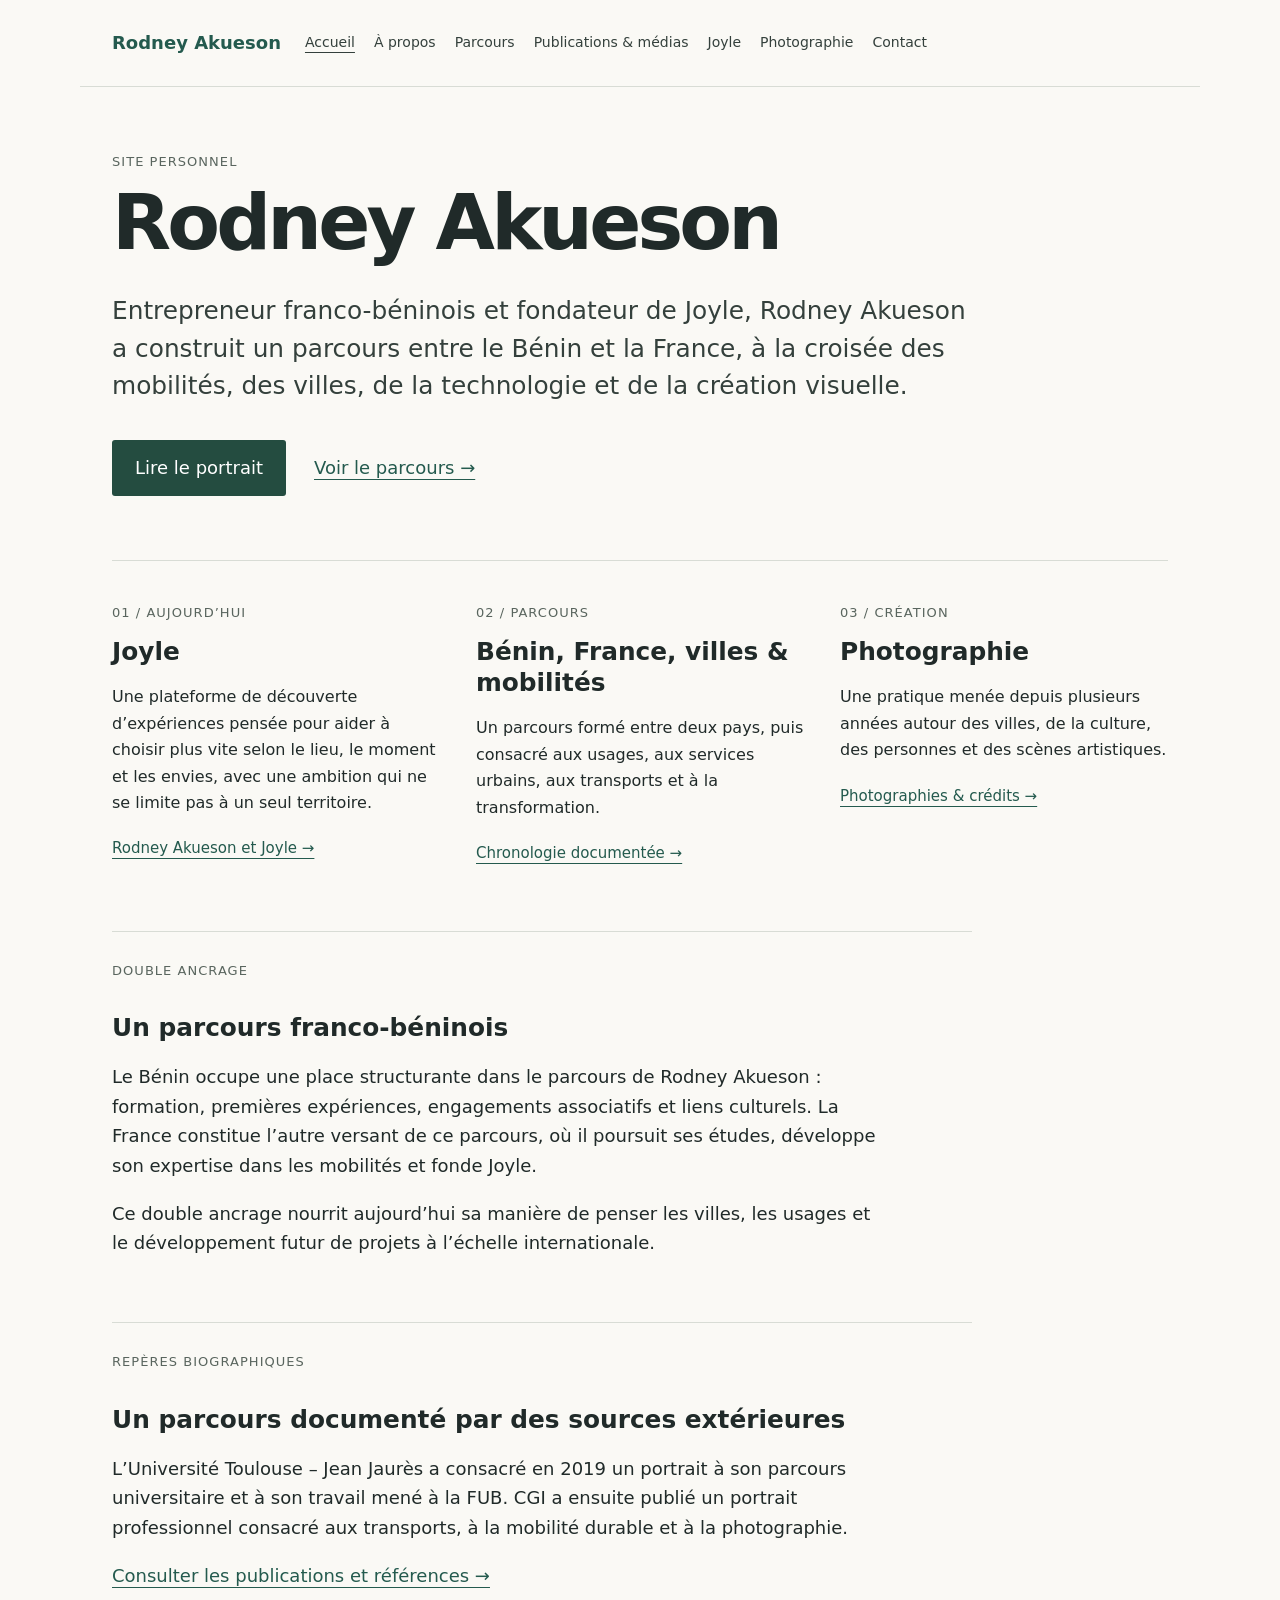
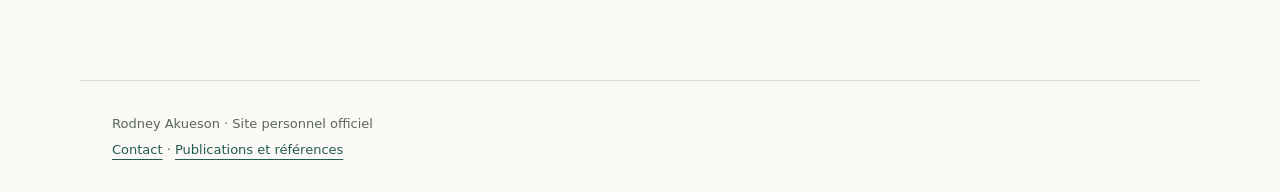
<file: index.html>
<!doctype html><html lang="fr"><head><meta charset="utf-8"><meta name="viewport" content="width=device-width,initial-scale=1"><title>Rodney Akueson — Entrepreneur franco-béninois, villes, mobilités et photographie</title><meta name="description" content="Site personnel de Rodney Akueson, entrepreneur franco-béninois et fondateur de Joyle. Parcours entre le Bénin et la France, mobilités, technologie, entrepreneuriat et photographie."><link rel="canonical" href="https://rody250d.github.io/"><meta property="og:type" content="profile"><meta property="og:title" content="Rodney Akueson — Entrepreneur franco-béninois"><meta property="og:description" content="Fondateur de Joyle. Un parcours entre le Bénin et la France, à la croisée des villes, mobilités, technologie, entrepreneuriat et photographie."><meta property="og:url" content="https://rody250d.github.io/"><meta property="og:locale" content="fr_FR"><meta property="og:site_name" content="Rodney Akueson"><link rel="stylesheet" href="style.css"><script type="application/ld+json">{"@context":"https://schema.org","@graph":[{"@type":"Person","@id":"https://rody250d.github.io/#rodney-akueson","name":"Rodney Akueson","url":"https://rody250d.github.io/","jobTitle":"Fondateur de Joyle","nationality":[{"@type":"Country","name":"Bénin"},{"@type":"Country","name":"France"}],"founder":{"@type":"Organization","name":"Joyle","url":"https://www.joyle.fr/"},"sameAs":["https://linktr.ee/rodyakueson","https://www.linkedin.com/in/rodney-akueson-2a1308120/","https://instagram.com/rodneyaks","https://x.com/rodneyakueson"]},{"@type":"ProfilePage","@id":"https://rody250d.github.io/#page","url":"https://rody250d.github.io/","name":"Rodney Akueson — site personnel","inLanguage":"fr","mainEntity":{"@id":"https://rody250d.github.io/#rodney-akueson"}}]}</script><meta name="google-site-verification" content="h4jsUhHoB0JZy7vsH964LfPxaVKvzz8W0b9c6id1kzo"></head><body><a class="skip" href="#contenu">Aller au contenu</a><header><a class="brand" href="/">Rodney Akueson</a><nav aria-label="Navigation principale"><a href="/" aria-current="page">Accueil</a><a href="a-propos.html">À propos</a><a href="parcours.html">Parcours</a><a href="publications.html">Publications & médias</a><a href="joyle.html">Joyle</a><a href="photographie.html">Photographie</a><a href="contact.html">Contact</a></nav></header><main id="contenu"><div class="eyebrow">Site personnel</div><h1>Rodney Akueson</h1><p class="lede">Entrepreneur franco-béninois et fondateur de Joyle, Rodney Akueson a construit un parcours entre le Bénin et la France, à la croisée des mobilités, des villes, de la technologie et de la création visuelle.</p><div class="actions"><a class="button" href="a-propos.html">Lire le portrait</a><a href="parcours.html">Voir le parcours →</a></div><section class="cards"><article><span>01 / AUJOURD’HUI</span><h2>Joyle</h2><p>Une plateforme de découverte d’expériences pensée pour aider à choisir plus vite selon le lieu, le moment et les envies, avec une ambition qui ne se limite pas à un seul territoire.</p><a href="joyle.html">Rodney Akueson et Joyle →</a></article><article><span>02 / PARCOURS</span><h2>Bénin, France, villes & mobilités</h2><p>Un parcours formé entre deux pays, puis consacré aux usages, aux services urbains, aux transports et à la transformation.</p><a href="parcours.html">Chronologie documentée →</a></article><article><span>03 / CRÉATION</span><h2>Photographie</h2><p>Une pratique menée depuis plusieurs années autour des villes, de la culture, des personnes et des scènes artistiques.</p><a href="photographie.html">Photographies & crédits →</a></article></section><section class="feature"><div class="eyebrow">Double ancrage</div><h2>Un parcours franco-béninois</h2><p>Le Bénin occupe une place structurante dans le parcours de Rodney Akueson : formation, premières expériences, engagements associatifs et liens culturels. La France constitue l’autre versant de ce parcours, où il poursuit ses études, développe son expertise dans les mobilités et fonde Joyle.</p><p>Ce double ancrage nourrit aujourd’hui sa manière de penser les villes, les usages et le développement futur de projets à l’échelle internationale.</p></section><section class="feature"><div class="eyebrow">Repères biographiques</div><h2>Un parcours documenté par des sources extérieures</h2><p>L’Université Toulouse – Jean Jaurès a consacré en 2019 un portrait à son parcours universitaire et à son travail mené à la FUB. CGI a ensuite publié un portrait professionnel consacré aux transports, à la mobilité durable et à la photographie.</p><p><a href="publications.html">Consulter les publications et références →</a></p></section></main><footer><p>Rodney Akueson · Site personnel officiel</p><p><a href="contact.html">Contact</a> · <a href="publications.html">Publications et références</a></p></footer></body></html>
</file>
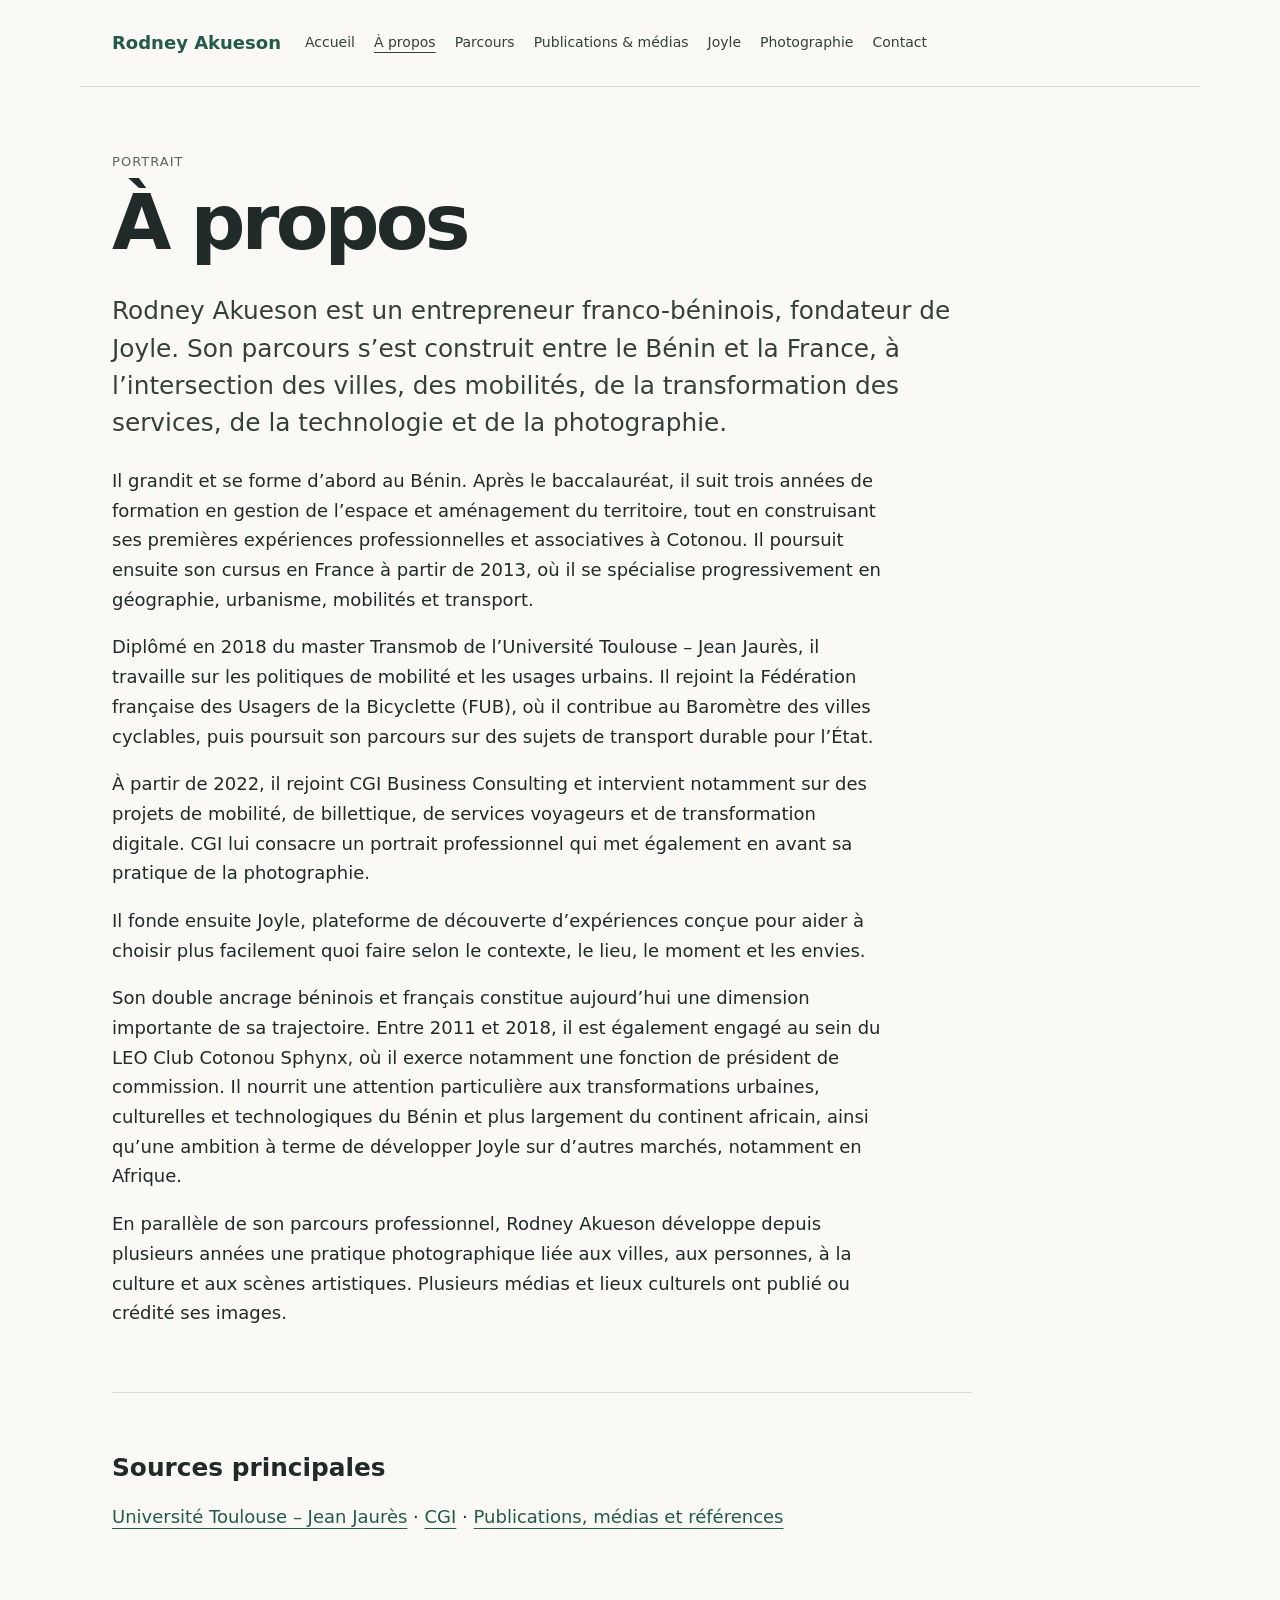
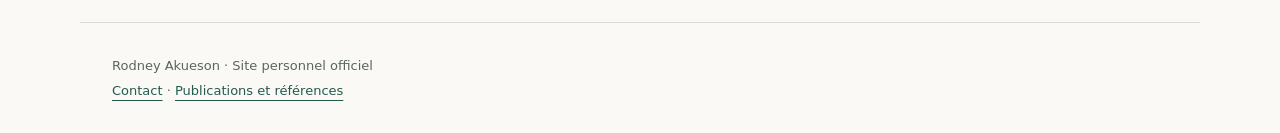
<file: a-propos.html>
<!doctype html><html lang="fr"><head><meta charset="utf-8"><meta name="viewport" content="width=device-width,initial-scale=1"><title>À propos — Rodney Akueson</title><meta name="description" content="Portrait de Rodney Akueson, entrepreneur franco-béninois et fondateur de Joyle, avec un parcours entre le Bénin et la France dans les mobilités, la technologie et la photographie."><link rel="canonical" href="https://rody250d.github.io/a-propos.html"><meta property="og:type" content="profile"><meta property="og:title" content="À propos — Rodney Akueson"><meta property="og:description" content="Un parcours franco-béninois entre entrepreneuriat, villes, mobilités, technologie et photographie."><meta property="og:url" content="https://rody250d.github.io/a-propos.html"><meta property="og:locale" content="fr_FR"><meta property="og:site_name" content="Rodney Akueson"><link rel="stylesheet" href="style.css"></head><body><a class="skip" href="#contenu">Aller au contenu</a><header><a class="brand" href="/">Rodney Akueson</a><nav aria-label="Navigation principale"><a href="/">Accueil</a><a href="a-propos.html" aria-current="page">À propos</a><a href="parcours.html">Parcours</a><a href="publications.html">Publications & médias</a><a href="joyle.html">Joyle</a><a href="photographie.html">Photographie</a><a href="contact.html">Contact</a></nav></header><main id="contenu"><div class="eyebrow">Portrait</div><h1>À propos</h1><p class="lede">Rodney Akueson est un entrepreneur franco-béninois, fondateur de Joyle. Son parcours s’est construit entre le Bénin et la France, à l’intersection des villes, des mobilités, de la transformation des services, de la technologie et de la photographie.</p><p>Il grandit et se forme d’abord au Bénin. Après le baccalauréat, il suit trois années de formation en gestion de l’espace et aménagement du territoire, tout en construisant ses premières expériences professionnelles et associatives à Cotonou. Il poursuit ensuite son cursus en France à partir de 2013, où il se spécialise progressivement en géographie, urbanisme, mobilités et transport.</p><p>Diplômé en 2018 du master Transmob de l’Université Toulouse – Jean Jaurès, il travaille sur les politiques de mobilité et les usages urbains. Il rejoint la Fédération française des Usagers de la Bicyclette (FUB), où il contribue au Baromètre des villes cyclables, puis poursuit son parcours sur des sujets de transport durable pour l’État.</p><p>À partir de 2022, il rejoint CGI Business Consulting et intervient notamment sur des projets de mobilité, de billettique, de services voyageurs et de transformation digitale. CGI lui consacre un portrait professionnel qui met également en avant sa pratique de la photographie.</p><p>Il fonde ensuite Joyle, plateforme de découverte d’expériences conçue pour aider à choisir plus facilement quoi faire selon le contexte, le lieu, le moment et les envies.</p><p>Son double ancrage béninois et français constitue aujourd’hui une dimension importante de sa trajectoire. Entre 2011 et 2018, il est également engagé au sein du LEO Club Cotonou Sphynx, où il exerce notamment une fonction de président de commission. Il nourrit une attention particulière aux transformations urbaines, culturelles et technologiques du Bénin et plus largement du continent africain, ainsi qu’une ambition à terme de développer Joyle sur d’autres marchés, notamment en Afrique.</p><p>En parallèle de son parcours professionnel, Rodney Akueson développe depuis plusieurs années une pratique photographique liée aux villes, aux personnes, à la culture et aux scènes artistiques. Plusieurs médias et lieux culturels ont publié ou crédité ses images.</p><section class="feature"><h2>Sources principales</h2><p><a href="https://www.univ-tlse2.fr/accueil/formation-insertion/devenir-diplomes/rodney-akueson-zoom-sur-un-ancien-etudiant">Université Toulouse – Jean Jaurès</a> · <a href="https://www.cgi.com/fr/article/carrieres/rodney-creativite-passion">CGI</a> · <a href="publications.html">Publications, médias et références</a></p></section></main><footer><p>Rodney Akueson · Site personnel officiel</p><p><a href="contact.html">Contact</a> · <a href="publications.html">Publications et références</a></p></footer></body></html>
</file>
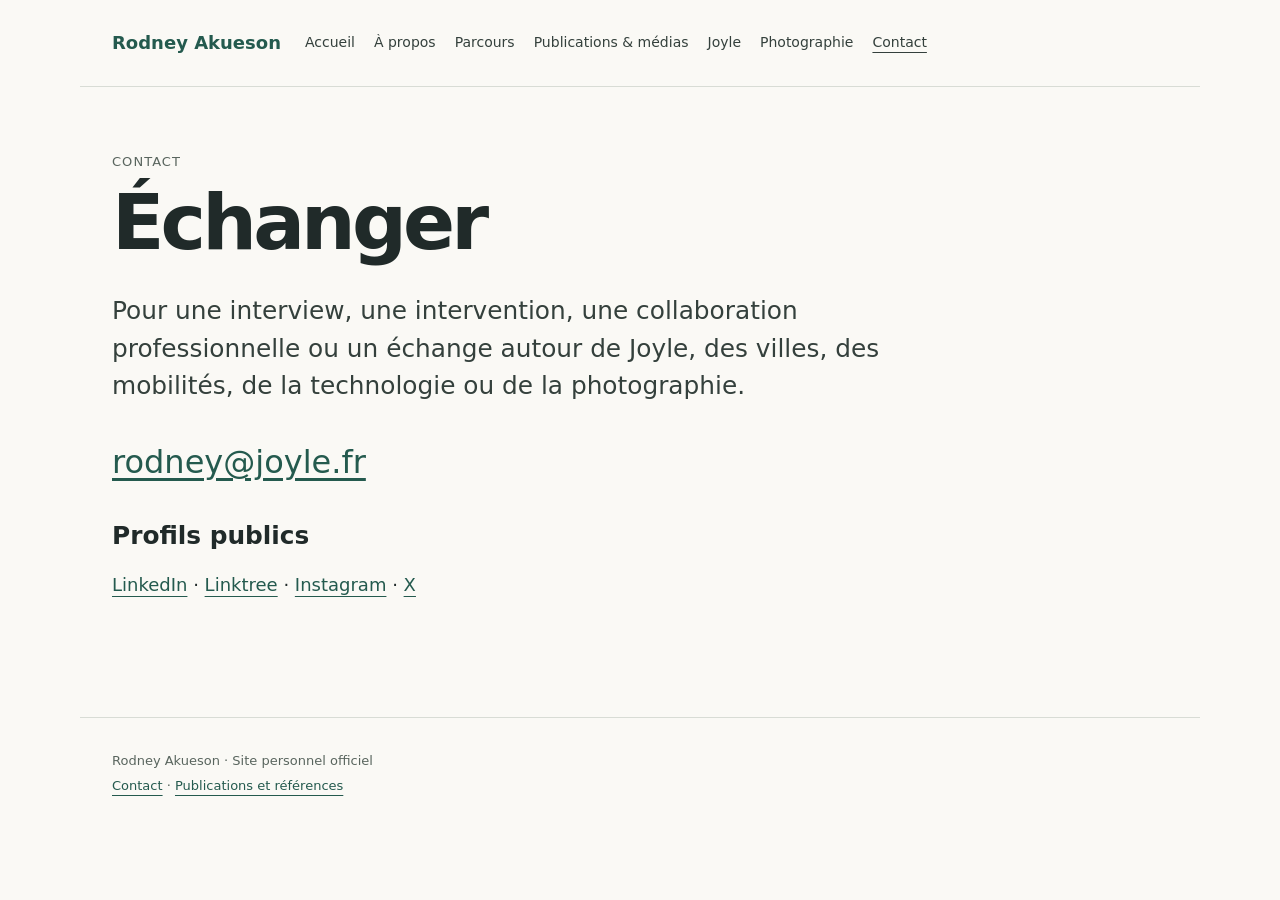
<file: contact.html>
<!doctype html><html lang="fr"><head><meta charset="utf-8"><meta name="viewport" content="width=device-width,initial-scale=1"><title>Contact — Rodney Akueson</title><meta name="description" content="Contacter Rodney Akueson pour un échange professionnel, une interview, une intervention ou un sujet lié à Joyle."><link rel="canonical" href="https://rody250d.github.io/contact.html"><meta property="og:type" content="profile"><meta property="og:title" content="Contact — Rodney Akueson"><meta property="og:description" content="Contact professionnel de Rodney Akueson."><meta property="og:url" content="https://rody250d.github.io/contact.html"><meta property="og:locale" content="fr_FR"><meta property="og:site_name" content="Rodney Akueson"><link rel="stylesheet" href="style.css"></head><body><a class="skip" href="#contenu">Aller au contenu</a><header><a class="brand" href="/">Rodney Akueson</a><nav aria-label="Navigation principale"><a href="/">Accueil</a><a href="a-propos.html">À propos</a><a href="parcours.html">Parcours</a><a href="publications.html">Publications & médias</a><a href="joyle.html">Joyle</a><a href="photographie.html">Photographie</a><a href="contact.html" aria-current="page">Contact</a></nav></header><main id="contenu"><div class="eyebrow">Contact</div><h1>Échanger</h1><p class="lede">Pour une interview, une intervention, une collaboration professionnelle ou un échange autour de Joyle, des villes, des mobilités, de la technologie ou de la photographie.</p><p class="contact"><a href="mailto:rodney@joyle.fr">rodney@joyle.fr</a></p><h2>Profils publics</h2><p><a href="https://www.linkedin.com/in/rodney-akueson-2a1308120/">LinkedIn</a> · <a href="https://linktr.ee/rodyakueson">Linktree</a> · <a href="https://instagram.com/rodneyaks">Instagram</a> · <a href="https://x.com/rodneyakueson">X</a></p></main><footer><p>Rodney Akueson · Site personnel officiel</p><p><a href="contact.html">Contact</a> · <a href="publications.html">Publications et références</a></p></footer></body></html>
</file>
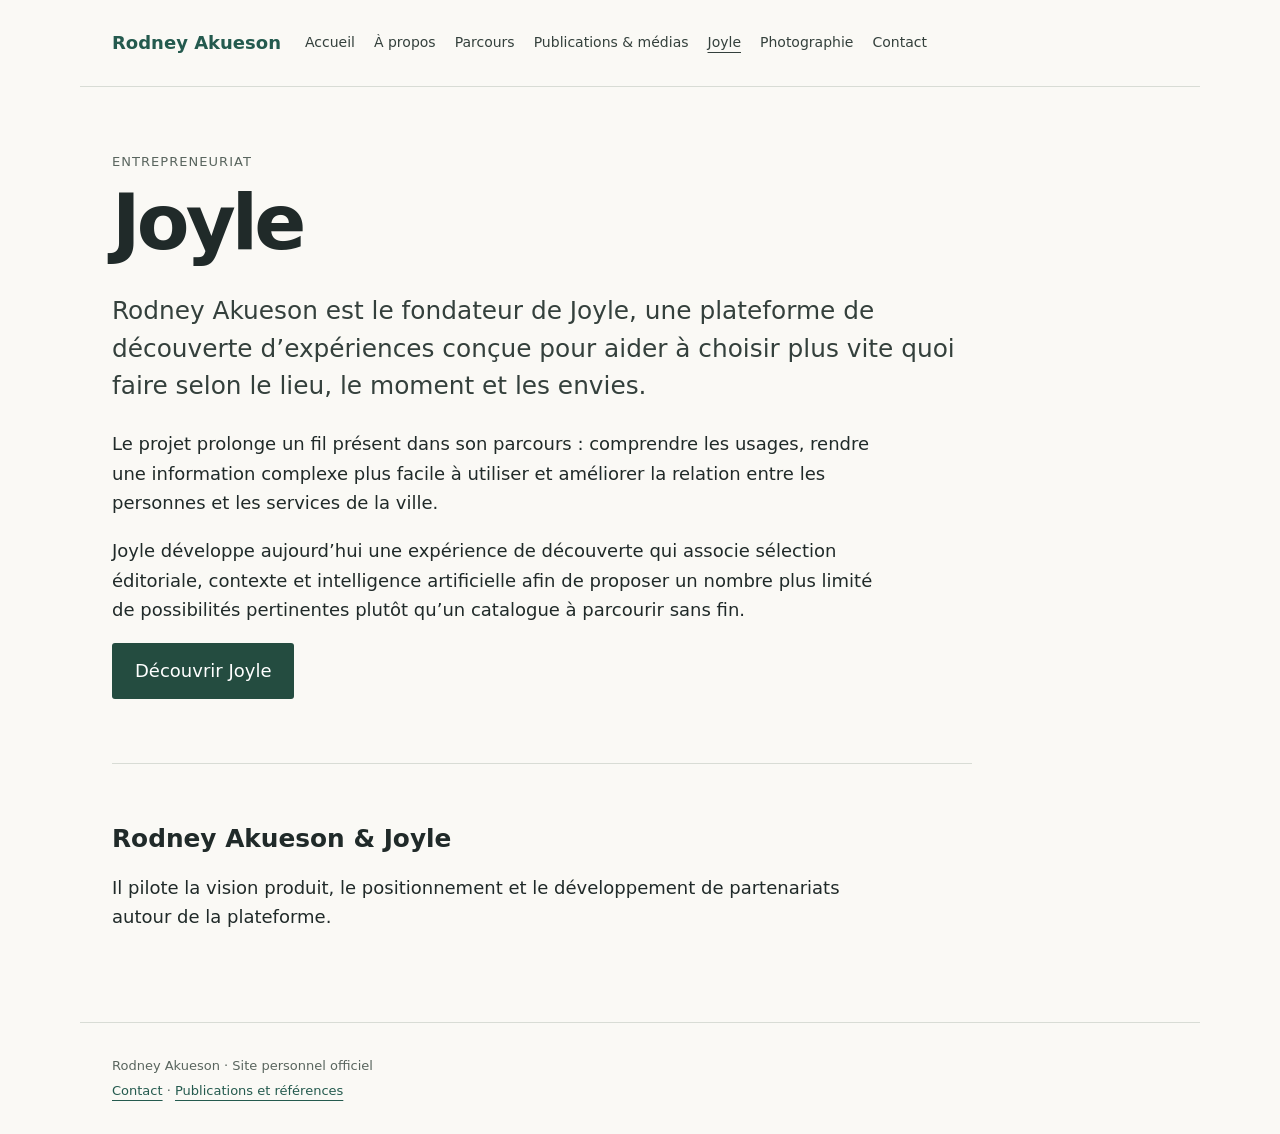
<file: joyle.html>
<!doctype html><html lang="fr"><head><meta charset="utf-8"><meta name="viewport" content="width=device-width,initial-scale=1"><title>Rodney Akueson, fondateur de Joyle</title><meta name="description" content="Rodney Akueson est le fondateur de Joyle, plateforme de découverte d'expériences qui aide à choisir selon le lieu, le moment et les envies."><link rel="canonical" href="https://rody250d.github.io/joyle.html"><meta property="og:type" content="profile"><meta property="og:title" content="Rodney Akueson, fondateur de Joyle"><meta property="og:description" content="Joyle et le parcours entrepreneurial de Rodney Akueson."><meta property="og:url" content="https://rody250d.github.io/joyle.html"><meta property="og:locale" content="fr_FR"><meta property="og:site_name" content="Rodney Akueson"><link rel="stylesheet" href="style.css"><script type="application/ld+json">{"@context":"https://schema.org","@type":"Person","@id":"https://rody250d.github.io/#rodney-akueson","name":"Rodney Akueson","url":"https://rody250d.github.io/","jobTitle":"Fondateur de Joyle","founder":{"@type":"Organization","name":"Joyle","url":"https://www.joyle.fr/"}}</script></head><body><a class="skip" href="#contenu">Aller au contenu</a><header><a class="brand" href="/">Rodney Akueson</a><nav aria-label="Navigation principale"><a href="/">Accueil</a><a href="a-propos.html">À propos</a><a href="parcours.html">Parcours</a><a href="publications.html">Publications & médias</a><a href="joyle.html" aria-current="page">Joyle</a><a href="photographie.html">Photographie</a><a href="contact.html">Contact</a></nav></header><main id="contenu"><div class="eyebrow">Entrepreneuriat</div><h1>Joyle</h1><p class="lede">Rodney Akueson est le fondateur de Joyle, une plateforme de découverte d’expériences conçue pour aider à choisir plus vite quoi faire selon le lieu, le moment et les envies.</p><p>Le projet prolonge un fil présent dans son parcours : comprendre les usages, rendre une information complexe plus facile à utiliser et améliorer la relation entre les personnes et les services de la ville.</p><p>Joyle développe aujourd’hui une expérience de découverte qui associe sélection éditoriale, contexte et intelligence artificielle afin de proposer un nombre plus limité de possibilités pertinentes plutôt qu’un catalogue à parcourir sans fin.</p><p><a class="button" href="https://www.joyle.fr/">Découvrir Joyle</a></p><section class="feature"><h2>Rodney Akueson & Joyle</h2><p>Il pilote la vision produit, le positionnement et le développement de partenariats autour de la plateforme.</p></section></main><footer><p>Rodney Akueson · Site personnel officiel</p><p><a href="contact.html">Contact</a> · <a href="publications.html">Publications et références</a></p></footer></body></html>
</file>
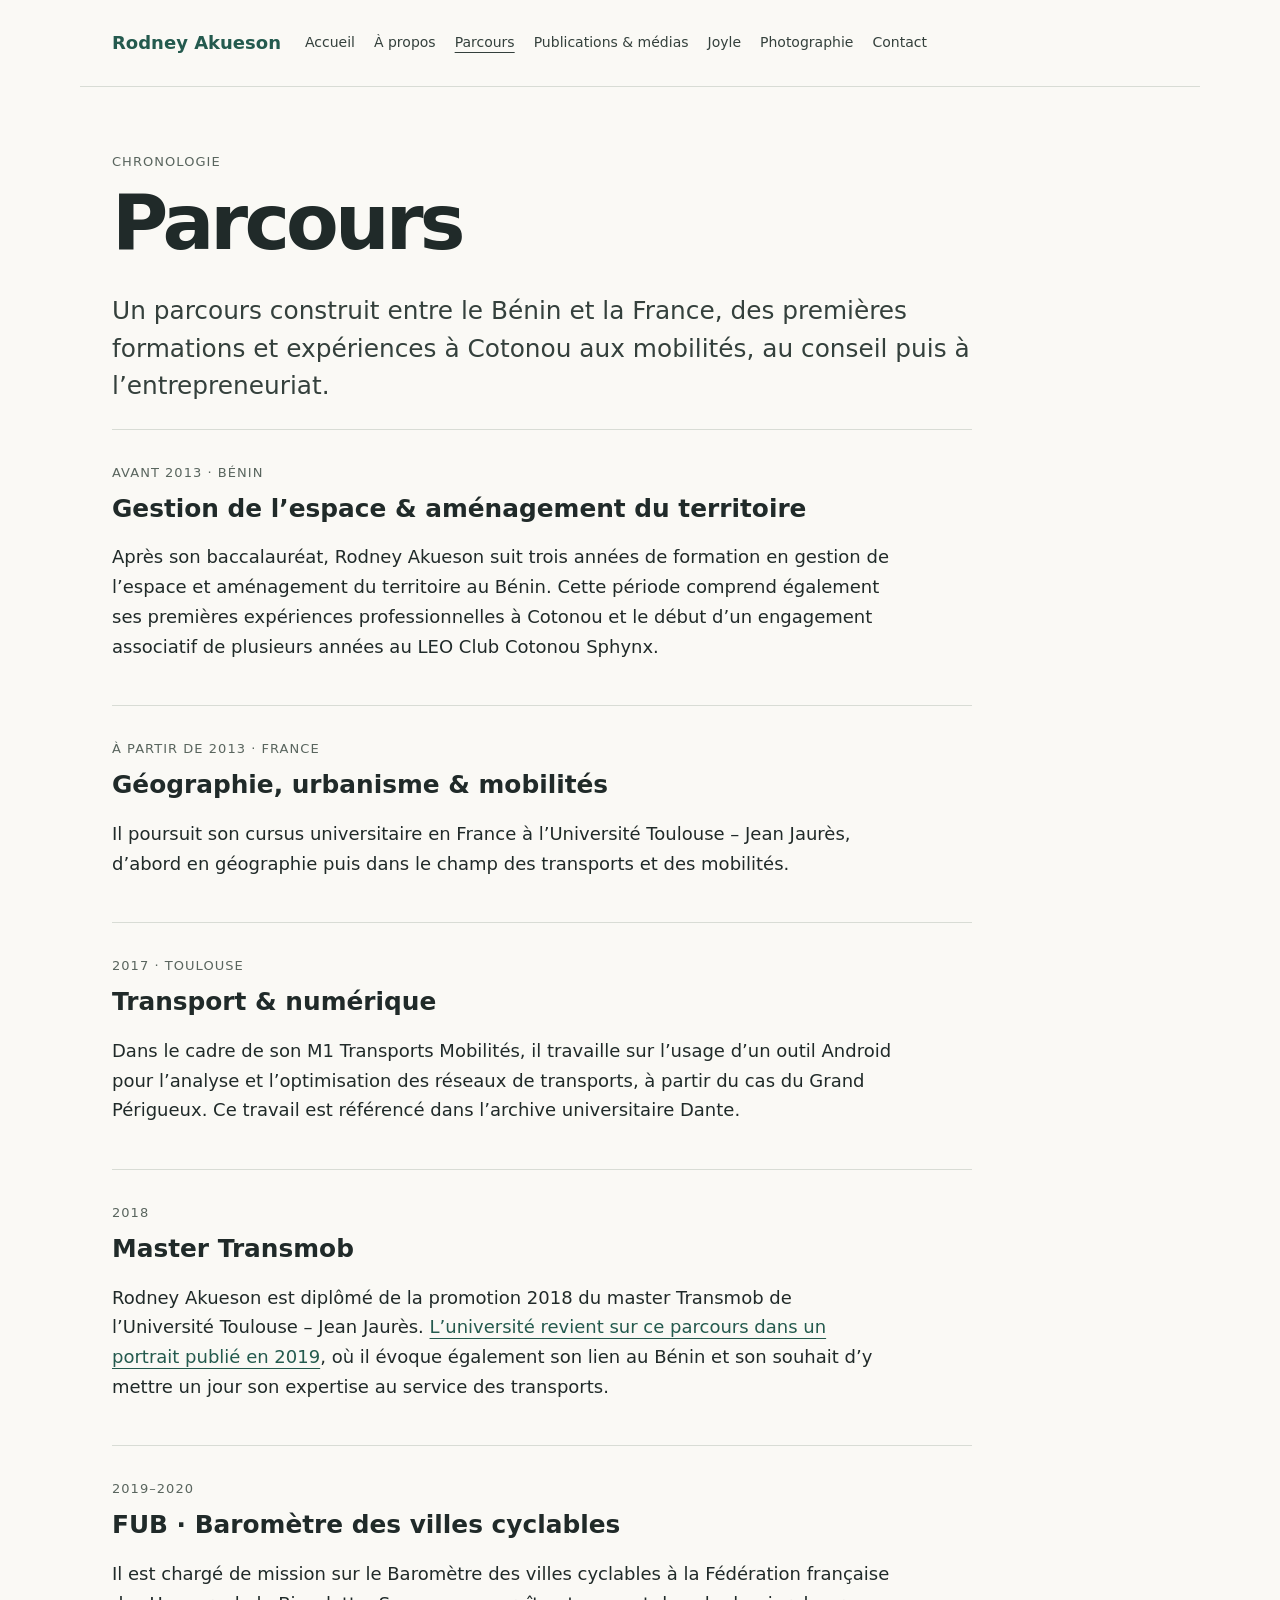
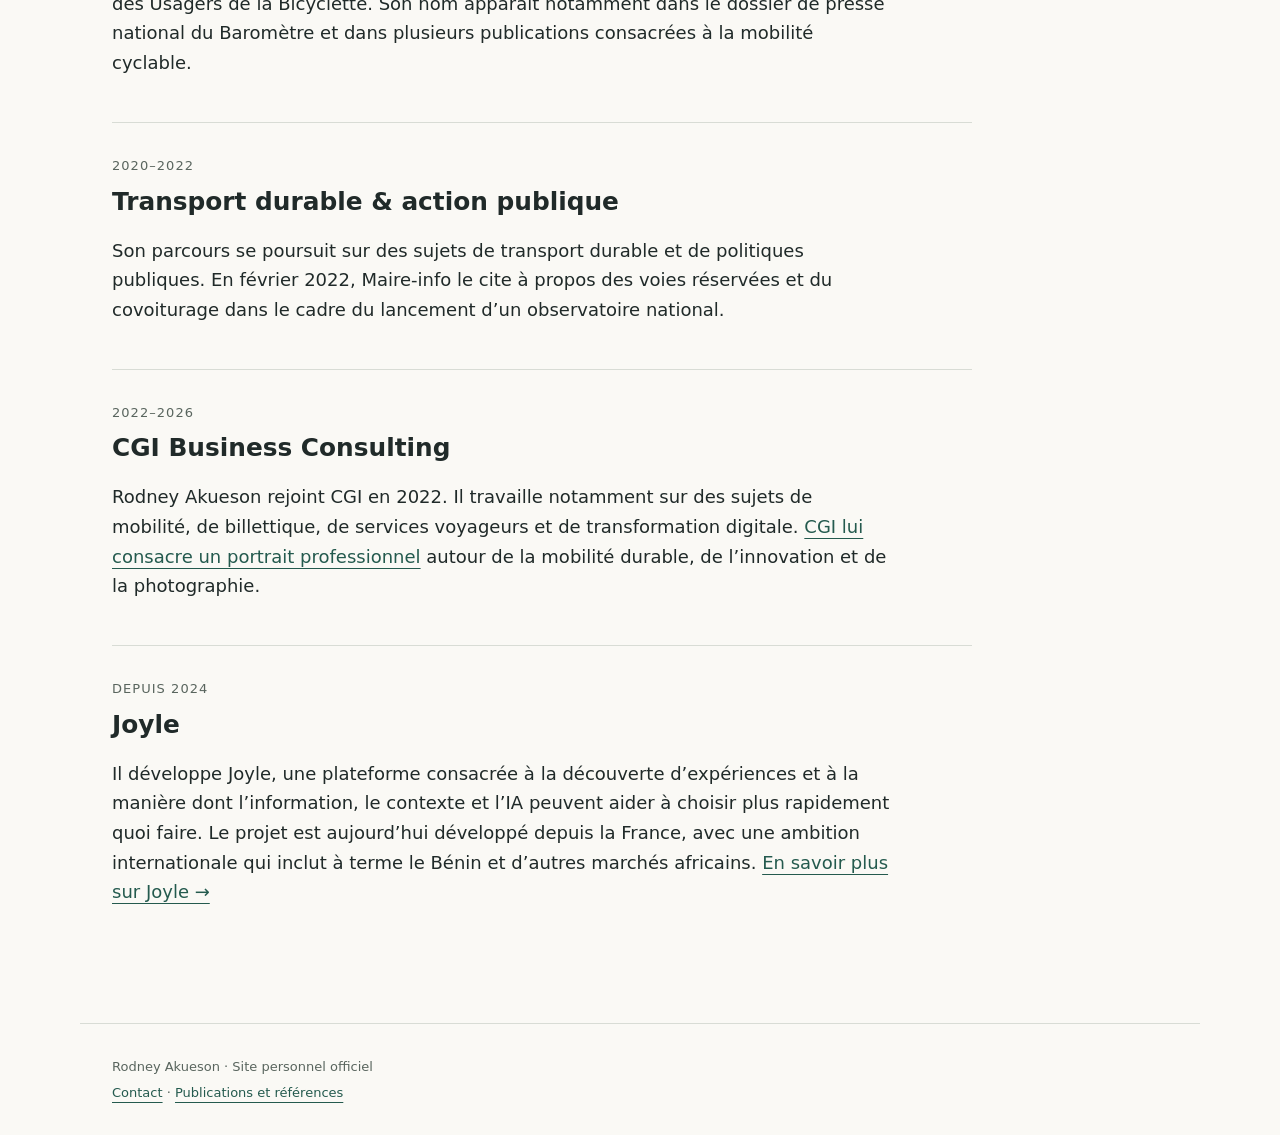
<file: parcours.html>
<!doctype html><html lang="fr"><head><meta charset="utf-8"><meta name="viewport" content="width=device-width,initial-scale=1"><title>Parcours — Rodney Akueson</title><meta name="description" content="Parcours franco-béninois de Rodney Akueson : formation au Bénin et en France, mobilités, FUB, transports, CGI et création de Joyle."><link rel="canonical" href="https://rody250d.github.io/parcours.html"><meta property="og:type" content="profile"><meta property="og:title" content="Parcours — Rodney Akueson"><meta property="og:description" content="Un parcours entre le Bénin et la France : formation, mobilités, conseil, transformation et entrepreneuriat."><meta property="og:url" content="https://rody250d.github.io/parcours.html"><meta property="og:locale" content="fr_FR"><meta property="og:site_name" content="Rodney Akueson"><link rel="stylesheet" href="style.css"></head><body><a class="skip" href="#contenu">Aller au contenu</a><header><a class="brand" href="/">Rodney Akueson</a><nav aria-label="Navigation principale"><a href="/">Accueil</a><a href="a-propos.html">À propos</a><a href="parcours.html" aria-current="page">Parcours</a><a href="publications.html">Publications & médias</a><a href="joyle.html">Joyle</a><a href="photographie.html">Photographie</a><a href="contact.html">Contact</a></nav></header><main id="contenu"><div class="eyebrow">Chronologie</div><h1>Parcours</h1><p class="lede">Un parcours construit entre le Bénin et la France, des premières formations et expériences à Cotonou aux mobilités, au conseil puis à l’entrepreneuriat.</p><div class="timeline"><article><span>Avant 2013 · Bénin</span><h2>Gestion de l’espace & aménagement du territoire</h2><p>Après son baccalauréat, Rodney Akueson suit trois années de formation en gestion de l’espace et aménagement du territoire au Bénin. Cette période comprend également ses premières expériences professionnelles à Cotonou et le début d’un engagement associatif de plusieurs années au LEO Club Cotonou Sphynx.</p></article><article><span>À partir de 2013 · France</span><h2>Géographie, urbanisme & mobilités</h2><p>Il poursuit son cursus universitaire en France à l’Université Toulouse – Jean Jaurès, d’abord en géographie puis dans le champ des transports et des mobilités.</p></article><article><span>2017 · Toulouse</span><h2>Transport & numérique</h2><p>Dans le cadre de son M1 Transports Mobilités, il travaille sur l’usage d’un outil Android pour l’analyse et l’optimisation des réseaux de transports, à partir du cas du Grand Périgueux. Ce travail est référencé dans l’archive universitaire Dante.</p></article><article><span>2018</span><h2>Master Transmob</h2><p>Rodney Akueson est diplômé de la promotion 2018 du master Transmob de l’Université Toulouse – Jean Jaurès. <a href="https://www.univ-tlse2.fr/accueil/formation-insertion/devenir-diplomes/rodney-akueson-zoom-sur-un-ancien-etudiant">L’université revient sur ce parcours dans un portrait publié en 2019</a>, où il évoque également son lien au Bénin et son souhait d’y mettre un jour son expertise au service des transports.</p></article><article><span>2019–2020</span><h2>FUB · Baromètre des villes cyclables</h2><p>Il est chargé de mission sur le Baromètre des villes cyclables à la Fédération française des Usagers de la Bicyclette. Son nom apparaît notamment dans le dossier de presse national du Baromètre et dans plusieurs publications consacrées à la mobilité cyclable.</p></article><article><span>2020–2022</span><h2>Transport durable & action publique</h2><p>Son parcours se poursuit sur des sujets de transport durable et de politiques publiques. En février 2022, Maire-info le cite à propos des voies réservées et du covoiturage dans le cadre du lancement d’un observatoire national.</p></article><article><span>2022–2026</span><h2>CGI Business Consulting</h2><p>Rodney Akueson rejoint CGI en 2022. Il travaille notamment sur des sujets de mobilité, de billettique, de services voyageurs et de transformation digitale. <a href="https://www.cgi.com/fr/article/carrieres/rodney-creativite-passion">CGI lui consacre un portrait professionnel</a> autour de la mobilité durable, de l’innovation et de la photographie.</p></article><article><span>Depuis 2024</span><h2>Joyle</h2><p>Il développe Joyle, une plateforme consacrée à la découverte d’expériences et à la manière dont l’information, le contexte et l’IA peuvent aider à choisir plus rapidement quoi faire. Le projet est aujourd’hui développé depuis la France, avec une ambition internationale qui inclut à terme le Bénin et d’autres marchés africains. <a href="joyle.html">En savoir plus sur Joyle →</a></p></article></div></main><footer><p>Rodney Akueson · Site personnel officiel</p><p><a href="contact.html">Contact</a> · <a href="publications.html">Publications et références</a></p></footer></body></html>
</file>
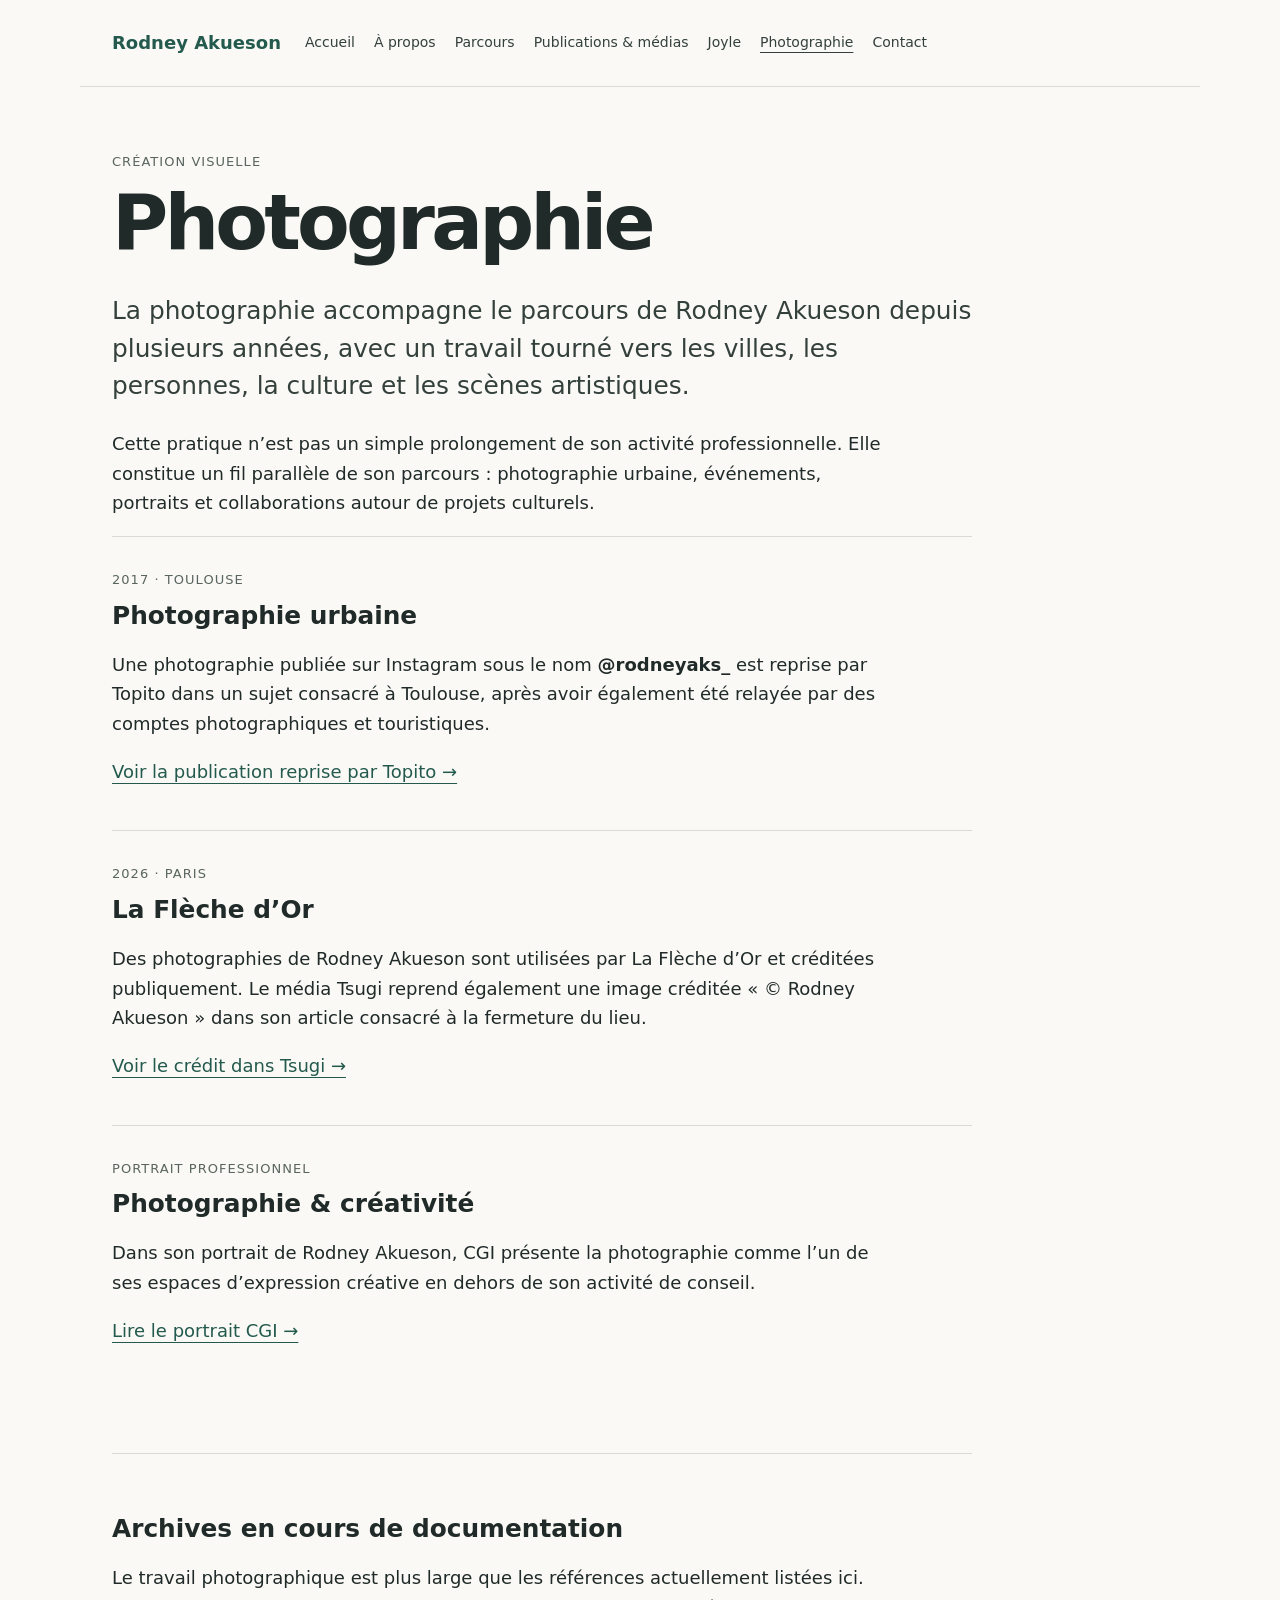
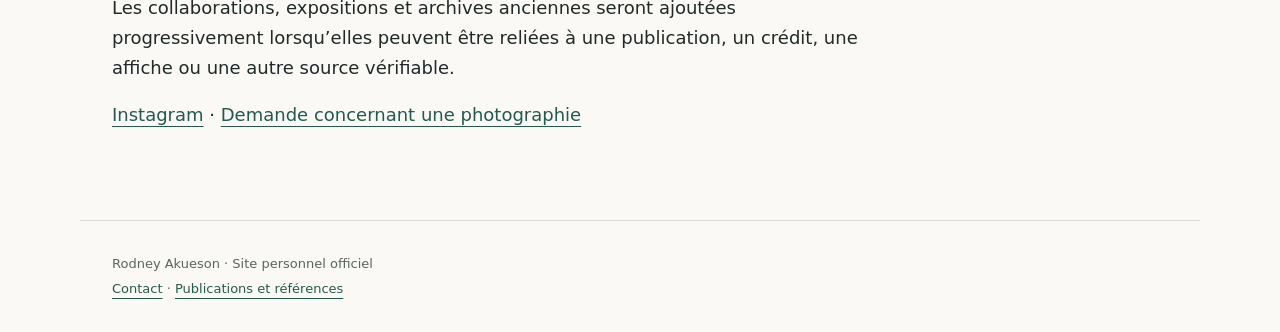
<file: photographie.html>
<!doctype html><html lang="fr"><head><meta charset="utf-8"><meta name="viewport" content="width=device-width,initial-scale=1"><title>Photographie — Rodney Akueson</title><meta name="description" content="Travail photographique de Rodney Akueson : villes, culture, scènes artistiques, personnes et crédits publiés."><link rel="canonical" href="https://rody250d.github.io/photographie.html"><meta property="og:type" content="profile"><meta property="og:title" content="Photographie — Rodney Akueson"><meta property="og:description" content="Photographie urbaine, culture, scènes artistiques et publications créditées."><meta property="og:url" content="https://rody250d.github.io/photographie.html"><meta property="og:locale" content="fr_FR"><meta property="og:site_name" content="Rodney Akueson"><link rel="stylesheet" href="style.css"></head><body><a class="skip" href="#contenu">Aller au contenu</a><header><a class="brand" href="/">Rodney Akueson</a><nav aria-label="Navigation principale"><a href="/">Accueil</a><a href="a-propos.html">À propos</a><a href="parcours.html">Parcours</a><a href="publications.html">Publications & médias</a><a href="joyle.html">Joyle</a><a href="photographie.html" aria-current="page">Photographie</a><a href="contact.html">Contact</a></nav></header><main id="contenu"><div class="eyebrow">Création visuelle</div><h1>Photographie</h1><p class="lede">La photographie accompagne le parcours de Rodney Akueson depuis plusieurs années, avec un travail tourné vers les villes, les personnes, la culture et les scènes artistiques.</p><p>Cette pratique n’est pas un simple prolongement de son activité professionnelle. Elle constitue un fil parallèle de son parcours : photographie urbaine, événements, portraits et collaborations autour de projets culturels.</p><div class="timeline"><article><span>2017 · Toulouse</span><h2>Photographie urbaine</h2><p>Une photographie publiée sur Instagram sous le nom <strong>@rodneyaks_</strong> est reprise par Topito dans un sujet consacré à Toulouse, après avoir également été relayée par des comptes photographiques et touristiques.</p><p><a href="https://topito826.rssing.com/chan-67886959/all_p598.html">Voir la publication reprise par Topito →</a></p></article><article><span>2026 · Paris</span><h2>La Flèche d’Or</h2><p>Des photographies de Rodney Akueson sont utilisées par La Flèche d’Or et créditées publiquement. Le média Tsugi reprend également une image créditée « © Rodney Akueson » dans son article consacré à la fermeture du lieu.</p><p><a href="https://www.tsugi.fr/la-fleche-dor-annonce-sa-fermeture/">Voir le crédit dans Tsugi →</a></p></article><article><span>Portrait professionnel</span><h2>Photographie & créativité</h2><p>Dans son portrait de Rodney Akueson, CGI présente la photographie comme l’un de ses espaces d’expression créative en dehors de son activité de conseil.</p><p><a href="https://www.cgi.com/fr/article/carrieres/rodney-creativite-passion">Lire le portrait CGI →</a></p></article></div><section class="feature"><h2>Archives en cours de documentation</h2><p>Le travail photographique est plus large que les références actuellement listées ici. Les collaborations, expositions et archives anciennes seront ajoutées progressivement lorsqu’elles peuvent être reliées à une publication, un crédit, une affiche ou une autre source vérifiable.</p><p><a href="https://instagram.com/rodneyaks">Instagram</a> · <a href="contact.html">Demande concernant une photographie</a></p></section></main><footer><p>Rodney Akueson · Site personnel officiel</p><p><a href="contact.html">Contact</a> · <a href="publications.html">Publications et références</a></p></footer></body></html>
</file>
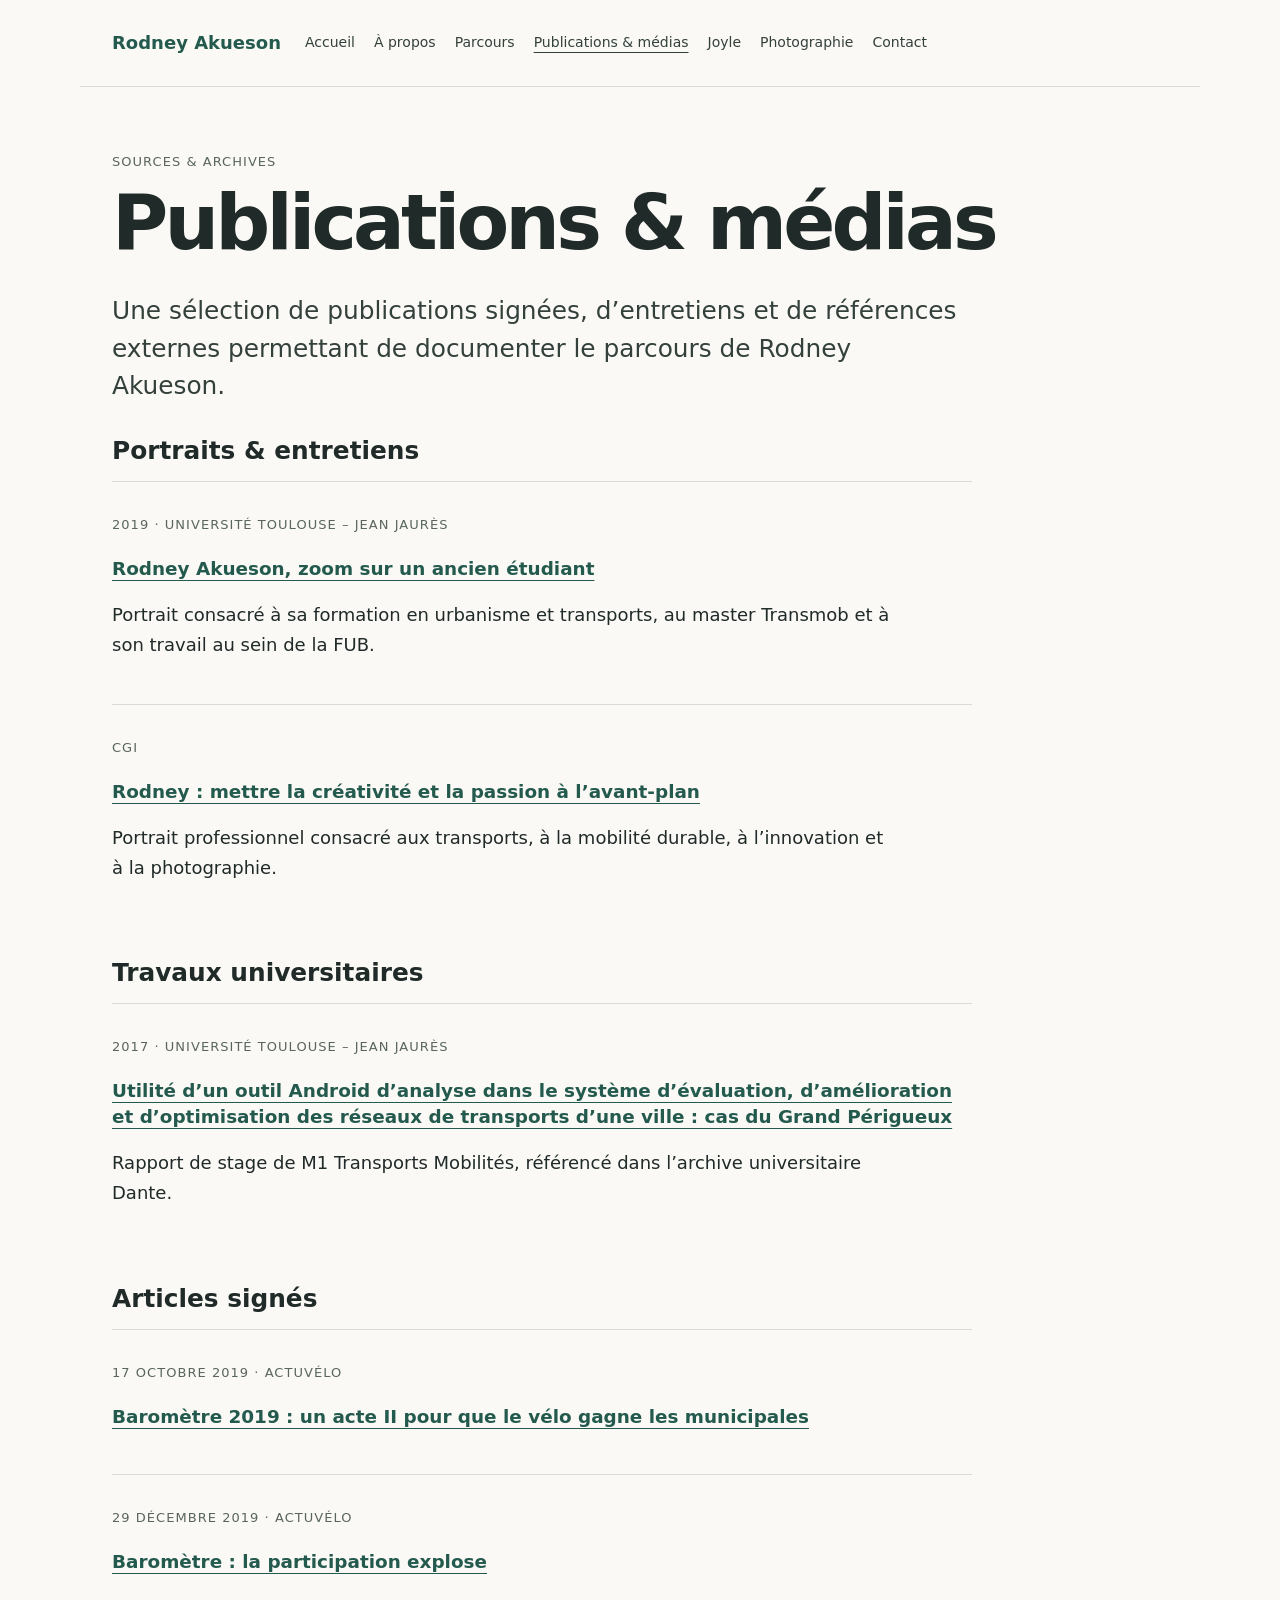
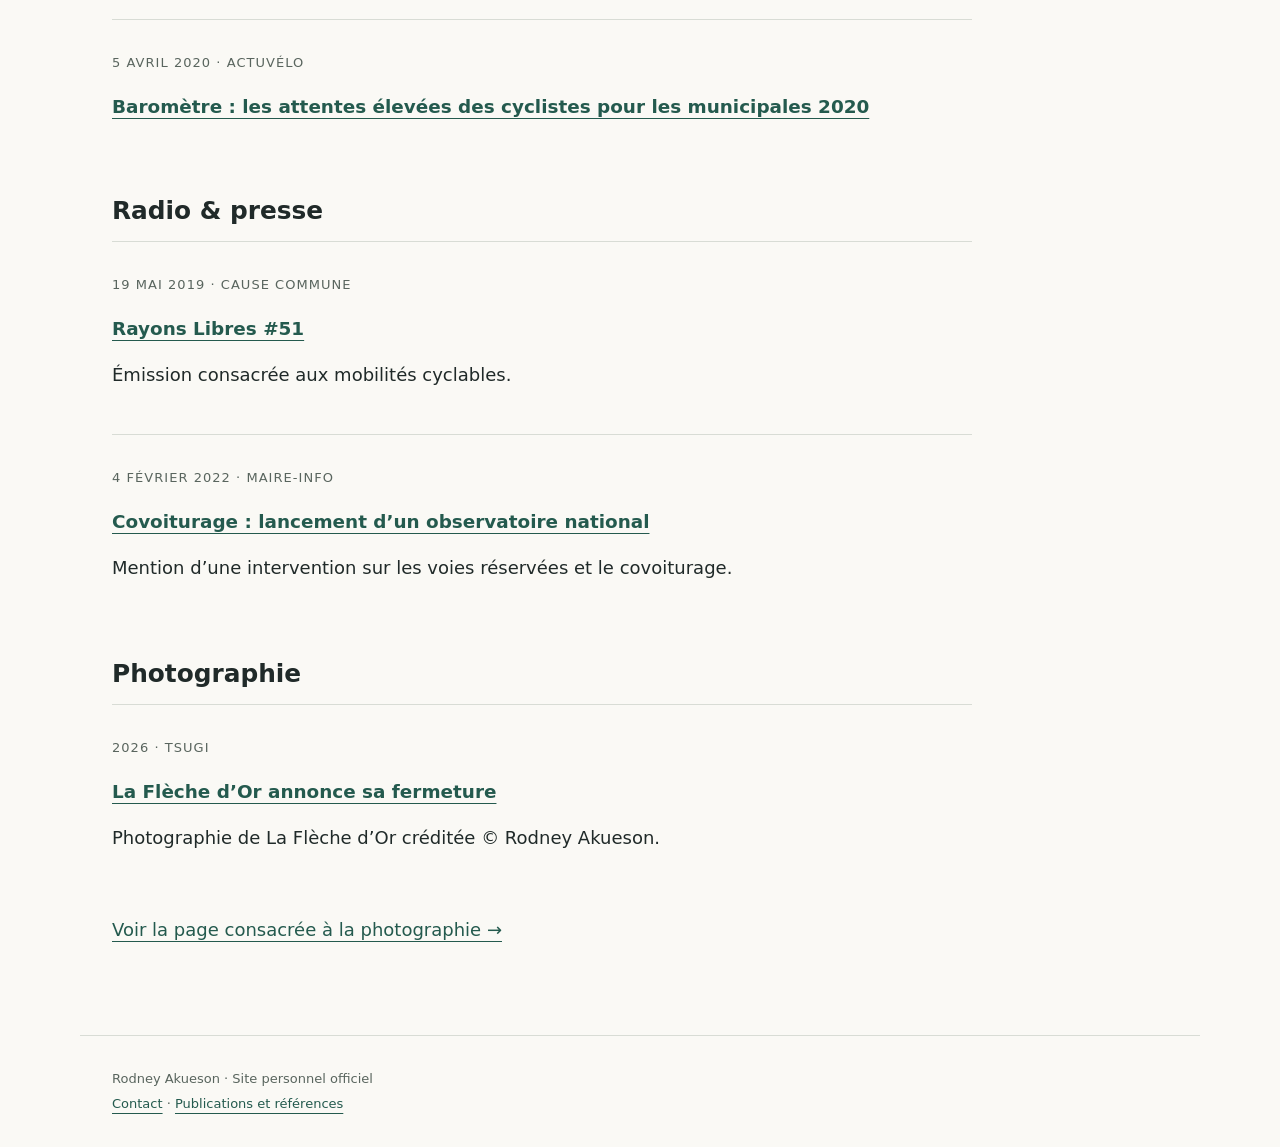
<file: publications.html>
<!doctype html><html lang="fr"><head><meta charset="utf-8"><meta name="viewport" content="width=device-width,initial-scale=1"><title>Publications & médias — Rodney Akueson</title><meta name="description" content="Publications, entretiens, médias et références externes documentant le parcours de Rodney Akueson."><link rel="canonical" href="https://rody250d.github.io/publications.html"><meta property="og:type" content="profile"><meta property="og:title" content="Publications & médias — Rodney Akueson"><meta property="og:description" content="Articles, entretiens, portraits et crédits publiés."><meta property="og:url" content="https://rody250d.github.io/publications.html"><meta property="og:locale" content="fr_FR"><meta property="og:site_name" content="Rodney Akueson"><link rel="stylesheet" href="style.css"></head><body><a class="skip" href="#contenu">Aller au contenu</a><header><a class="brand" href="/">Rodney Akueson</a><nav aria-label="Navigation principale"><a href="/">Accueil</a><a href="a-propos.html">À propos</a><a href="parcours.html">Parcours</a><a href="publications.html" aria-current="page">Publications & médias</a><a href="joyle.html">Joyle</a><a href="photographie.html">Photographie</a><a href="contact.html">Contact</a></nav></header><main id="contenu"><div class="eyebrow">Sources & archives</div><h1>Publications & médias</h1><p class="lede">Une sélection de publications signées, d’entretiens et de références externes permettant de documenter le parcours de Rodney Akueson.</p><h2>Portraits & entretiens</h2><article class="entry"><span>2019 · Université Toulouse – Jean Jaurès</span><h3><a href="https://www.univ-tlse2.fr/accueil/formation-insertion/devenir-diplomes/rodney-akueson-zoom-sur-un-ancien-etudiant">Rodney Akueson, zoom sur un ancien étudiant</a></h3><p>Portrait consacré à sa formation en urbanisme et transports, au master Transmob et à son travail au sein de la FUB.</p></article><article class="entry"><span>CGI</span><h3><a href="https://www.cgi.com/fr/article/carrieres/rodney-creativite-passion">Rodney : mettre la créativité et la passion à l’avant-plan</a></h3><p>Portrait professionnel consacré aux transports, à la mobilité durable, à l’innovation et à la photographie.</p></article><h2>Travaux universitaires</h2><article class="entry"><span>2017 · Université Toulouse – Jean Jaurès</span><h3><a href="https://dante.univ-tlse2.fr/s/fr/item/4352">Utilité d’un outil Android d’analyse dans le système d’évaluation, d’amélioration et d’optimisation des réseaux de transports d’une ville : cas du Grand Périgueux</a></h3><p>Rapport de stage de M1 Transports Mobilités, référencé dans l’archive universitaire Dante.</p></article><h2>Articles signés</h2><article class="entry"><span>17 octobre 2019 · ActuVélo</span><h3><a href="https://actuvelo.fr/2019/10/17/barometre-parlons-velo-des-villes-cyclables-2019-un-acte-ii-pour-que-le-velo-gagne-les-municipales/">Baromètre 2019 : un acte II pour que le vélo gagne les municipales</a></h3></article><article class="entry"><span>29 décembre 2019 · ActuVélo</span><h3><a href="https://actuvelo.fr/2019/12/29/barometre-parlons-velo-des-villes-cyclables-la-participation-explose/">Baromètre : la participation explose</a></h3></article><article class="entry"><span>5 avril 2020 · ActuVélo</span><h3><a href="https://actuvelo.fr/2020/04/05/barometre-les-attentes-elevees-des-cyclistes-pour-les-municipales-2020/">Baromètre : les attentes élevées des cyclistes pour les municipales 2020</a></h3></article><h2>Radio & presse</h2><article class="entry"><span>19 mai 2019 · Cause Commune</span><h3><a href="https://cause-commune.fm/podcasts/rayons-libres-51">Rayons Libres #51</a></h3><p>Émission consacrée aux mobilités cyclables.</p></article><article class="entry"><span>4 février 2022 · Maire-info</span><h3><a href="https://www.maire-info.com/covoiturage-lancement-d&#x27;un-observatoire-national-pour-servir-les-politiques-territoriales-article2-26080">Covoiturage : lancement d’un observatoire national</a></h3><p>Mention d’une intervention sur les voies réservées et le covoiturage.</p></article><h2>Photographie</h2><article class="entry"><span>2026 · Tsugi</span><h3><a href="https://www.tsugi.fr/la-fleche-dor-annonce-sa-fermeture/">La Flèche d’Or annonce sa fermeture</a></h3><p>Photographie de La Flèche d’Or créditée © Rodney Akueson.</p></article><p><a href="photographie.html">Voir la page consacrée à la photographie →</a></p></main><footer><p>Rodney Akueson · Site personnel officiel</p><p><a href="contact.html">Contact</a> · <a href="publications.html">Publications et références</a></p></footer></body></html>
</file>
<file: style.css>
*{box-sizing:border-box}body{margin:0;background:#faf9f5;color:#202a29;font:18px/1.65 system-ui,-apple-system,sans-serif}a{color:#245a4e;text-underline-offset:5px}a:hover{color:#0b3028}a:focus-visible{outline:3px solid #bb7b32;outline-offset:5px}.skip{position:absolute;left:-9999px}.skip:focus{left:1rem;background:white;z-index:2}header,main,footer{max-width:1120px;margin:auto;padding:28px 32px}header{display:flex;gap:24px;align-items:center;border-bottom:1px solid #d8dcd5}.brand{font-weight:750;text-decoration:none;white-space:nowrap}nav{display:flex;flex-wrap:wrap;gap:9px 19px;font-size:14px}nav a{color:#34403c;text-decoration:none}nav a[aria-current]{text-decoration:underline}main{min-height:70vh;padding-top:64px;padding-bottom:72px}h1{max-width:920px;font-size:clamp(2.8rem,6vw,5.1rem);line-height:1.02;letter-spacing:-.05em;font-weight:620;margin:12px 0 30px}h2{font-size:1.55rem;line-height:1.25;margin:32px 0 14px}h3{font-size:1.15rem;line-height:1.4}p{max-width:780px}.lede{font-size:clamp(1.2rem,2.3vw,1.55rem);line-height:1.5;max-width:860px;color:#34403c}.eyebrow,article>span{font-size:13px;letter-spacing:.08em;text-transform:uppercase;color:#59655e}.actions{display:flex;align-items:center;gap:28px;flex-wrap:wrap;margin:36px 0 64px}.button{display:inline-block;background:#244c40;color:white;padding:13px 23px;border-radius:3px;text-decoration:none}.button:hover{color:white;background:#173b30}.cards{display:grid;grid-template-columns:repeat(3,1fr);gap:36px;border-top:1px solid #d8dcd5;padding-top:35px}.cards h2{margin-top:12px}.cards p{font-size:16px}.cards a{font-size:15px}.timeline article,.entry{border-top:1px solid #d8dcd5;padding:26px 0;max-width:860px}.timeline h2{margin-top:8px}.feature{margin-top:64px;padding-top:28px;border-top:1px solid #d8dcd5;max-width:860px}.contact{font-size:clamp(1.3rem,4vw,2rem)}footer{border-top:1px solid #d8dcd5;font-size:13px;color:#59655e}footer p{margin:4px 0}@media(max-width:720px){header{display:block}nav{margin-top:18px}header,main,footer{padding-left:22px;padding-right:22px}main{padding-top:42px}.cards{grid-template-columns:1fr;gap:28px}.actions{margin-bottom:42px}h1{font-size:2.9rem}}
</file>
